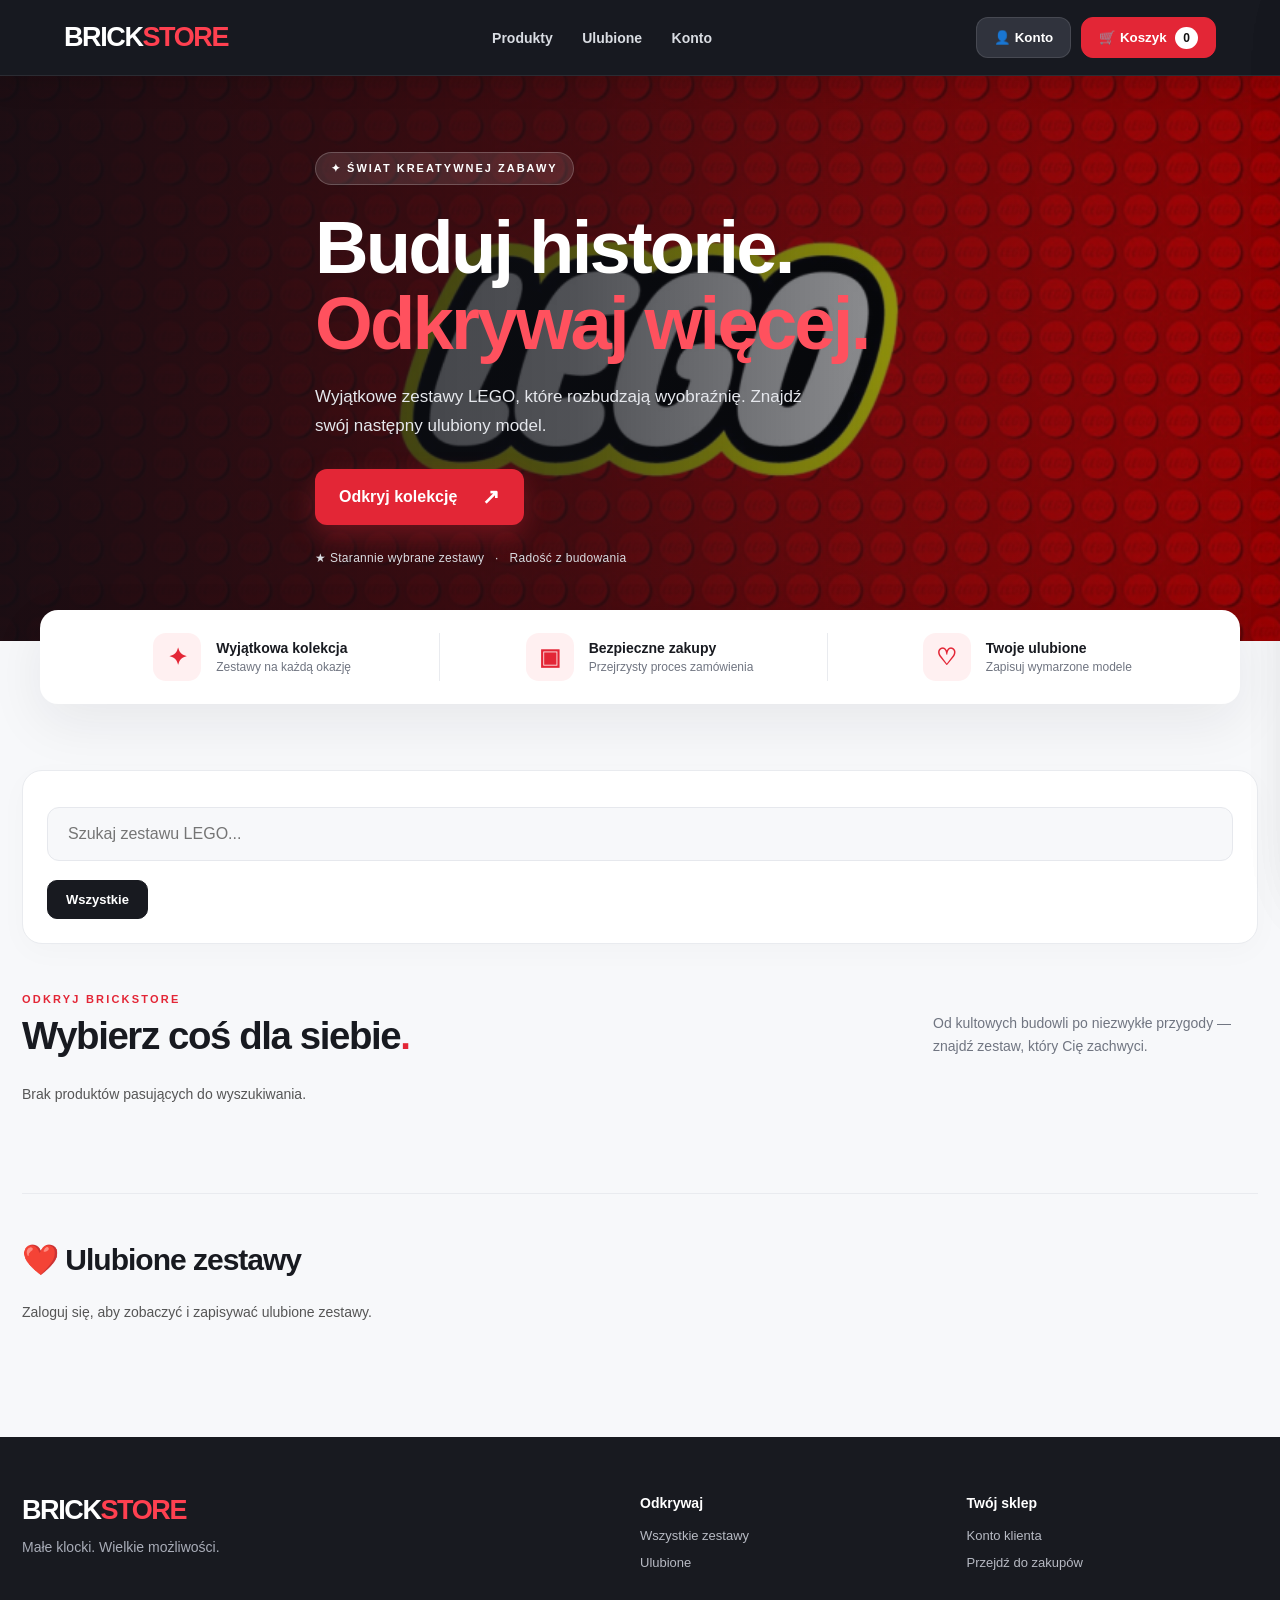
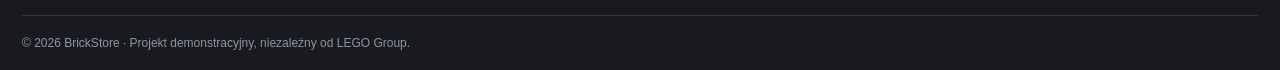
<file: index.html>
<!DOCTYPE html>
<html lang="pl">
<head>
    <meta charset="UTF-8">
    <meta name="viewport" content="width=device-width, initial-scale=1.0">
    <title>BrickStore - Sklep LEGO</title>
    <link rel="stylesheet" href="style.css?v=3-naprawa">
</head>
<body>
<header>
    <div class="logo">BRICK<span>STORE</span></div>
    <nav><a href="#produkty">Produkty</a><a href="#ulubione">Ulubione</a><a href="#konto">Konto</a></nav>
    <div class="header-icons"><button id="accountBtn">👤 Konto</button><button id="cartBtn">🛒 Koszyk <span id="cartCount">0</span></button></div>
</header>
<section class="hero"><div class="hero-content"><span class="hero-eyebrow">✦ ŚWIAT KREATYWNEJ ZABAWY</span><h1>Buduj historie.<br><em>Odkrywaj więcej.</em></h1><p>Wyjątkowe zestawy LEGO, które rozbudzają wyobraźnię. Znajdź swój następny ulubiony model.</p><a href="#produkty" class="hero-btn">Odkryj kolekcję <span aria-hidden="true">↗</span></a><div class="hero-micro">★ Starannie wybrane zestawy &nbsp; · &nbsp; Radość z budowania</div></div></section><div class="benefits"><div><span class="benefit-icon">✦</span><span><strong>Wyjątkowa kolekcja</strong><small>Zestawy na każdą okazję</small></span></div><div><span class="benefit-icon">▣</span><span><strong>Bezpieczne zakupy</strong><small>Przejrzysty proces zamówienia</small></span></div><div><span class="benefit-icon">♡</span><span><strong>Twoje ulubione</strong><small>Zapisuj wymarzone modele</small></span></div></div>
<main>
    <section class="controls"><input type="search" id="searchInput" placeholder="Szukaj zestawu LEGO..." aria-label="Szukaj zestawu LEGO"><div class="categories" id="categoriesContainer"><button class="category active" data-category="Wszystkie">Wszystkie</button></div></section>
    <section id="produkty"><div class="section-heading"><div><span class="section-kicker">ODKRYJ BRICKSTORE</span><h2>Wybierz coś dla siebie<span class="heading-dot">.</span></h2></div><p>Od kultowych budowli po niezwykłe przygody — znajdź zestaw, który Cię zachwyci.</p></div><p id="productsStatus" class="status">Ładowanie produktów…</p><div id="productsContainer" class="products-container"></div></section>
    <section id="ulubione" class="favorites-section"><h2>❤️ Ulubione zestawy</h2><p id="favoritesStatus" class="status">Zaloguj się, aby zobaczyć ulubione zestawy.</p><div id="favoritesContainer" class="products-container"></div></section>
</main>
<footer class="site-footer"><div class="footer-inner"><div><div class="logo">BRICK<span>STORE</span></div><p>Małe klocki. Wielkie możliwości.</p></div><div><strong>Odkrywaj</strong><a href="#produkty">Wszystkie zestawy</a><a href="#ulubione">Ulubione</a></div><div><strong>Twój sklep</strong><a href="#konto" id="footerAccountLink">Konto klienta</a><a href="#produkty">Przejdź do zakupów</a></div></div><div class="footer-bottom">© 2026 BrickStore · Projekt demonstracyjny, niezależny od LEGO Group.</div></footer>
<aside id="cart" class="side-panel" aria-label="Koszyk"><div class="panel-header"><h2>🛒 Twój koszyk</h2><button class="closeBtn" id="closeCart" aria-label="Zamknij koszyk">✕</button></div><div id="cartItems"></div><div class="cart-footer"><h3>Razem: <span id="cartTotal">0,00 zł</span></h3><button type="button" class="checkout-btn" id="checkoutBtn">Przejdź do zamówienia</button></div></aside>
<aside id="accountPanel" class="side-panel" aria-label="Konto użytkownika"><div class="panel-header"><h2>👤 Konto użytkownika</h2><button class="closeBtn" id="closeAccount" aria-label="Zamknij konto">✕</button></div>
    <div id="loginForm"><h3>Zaloguj się</h3><form id="loginFields"><input type="text" id="loginUsername" placeholder="Nazwa użytkownika" autocomplete="username" required><input type="password" id="loginPassword" placeholder="Hasło" autocomplete="current-password" required><button type="submit">Zaloguj się</button></form><p>Nie masz konta? <button type="button" id="showRegister" class="text-button">Załóż konto</button></p></div>
    <div id="registerForm" class="hidden"><h3>Załóż konto</h3><form id="registerFields"><input type="text" id="registerUsername" placeholder="Nazwa użytkownika (min. 3 znaki)" autocomplete="username" minlength="3" maxlength="100" required><input type="password" id="registerPassword" placeholder="Hasło (min. 8 znaków)" autocomplete="new-password" minlength="8" required><button type="submit">Zarejestruj się</button></form><p>Masz już konto? <button type="button" id="showLogin" class="text-button">Zaloguj się</button></p></div>
    <div id="userPanel" class="hidden"><h3>Witaj, <span id="currentUser"></span>!</h3><p>Twoje ulubione zestawy są zapisane na koncie.</p><button id="logoutBtn">Wyloguj się</button></div><p id="accountMessage" class="status" role="status"></p>
</aside>
<section id="checkoutModal" class="checkout-modal hidden" role="dialog" aria-modal="true" aria-labelledby="checkoutTitle">
 <div class="checkout-box"><div class="panel-header"><h2 id="checkoutTitle">📦 Dane do zamówienia</h2><button type="button" id="closeCheckout" class="closeBtn" aria-label="Zamknij">✕</button></div>
 <form id="checkoutForm">
 <label>Imię i nazwisko <input name="customer_name" required minlength="3" maxlength="150" autocomplete="name"></label>
 <label>E-mail <input type="email" name="email" required maxlength="255" autocomplete="email"></label>
 <label>Telefon (opcjonalnie) <input type="tel" name="phone" maxlength="40" autocomplete="tel"></label>
 <label>Ulica, numer domu i mieszkania <input name="delivery_address" required minlength="5" maxlength="255" autocomplete="street-address"></label>
 <div class="checkout-grid"><label>Kod pocztowy <input name="delivery_postal_code" required pattern="[0-9]{2}-[0-9]{3}" placeholder="00-000" autocomplete="postal-code"></label><label>Miasto <input name="delivery_city" required minlength="2" maxlength="100" autocomplete="address-level2"></label></div>
 <label>Metoda płatności <select name="payment_method" required><option value="pobranie">Za pobraniem (przy odbiorze)</option><option value="przelew">Przelew tradycyjny (dane płatności od sprzedawcy)</option></select></label>
 <p class="status">To demonstracyjny sklep: nie pobiera płatności online ani nie organizuje wysyłki automatycznie.</p>
 <div id="checkoutSummary" class="checkout-summary"></div><p id="checkoutMessage" class="status" role="alert"></p>
 <button class="checkout-btn" id="placeOrderBtn" type="submit">Potwierdź zamówienie</button>
 </form><div id="orderSuccess" class="hidden" role="status"></div></div>
 </section><div id="overlay"></div><script src="main.js?v=3-naprawa"></script>
</body></html>
</file>
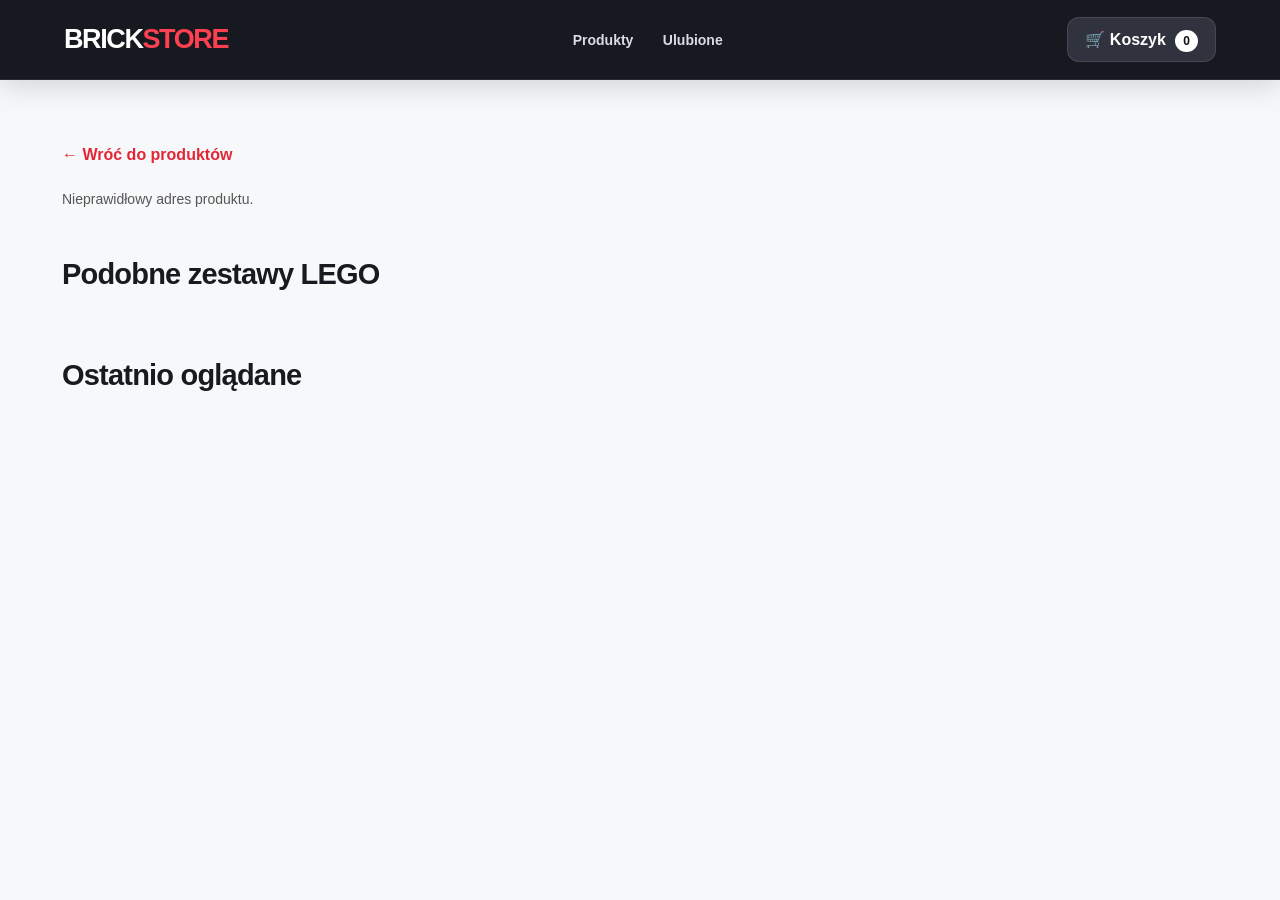
<file: product.html>
<!DOCTYPE html>
<html lang="pl"><head><meta charset="UTF-8"><meta name="viewport" content="width=device-width, initial-scale=1.0"><title>Szczegóły produktu | BrickStore</title><link rel="stylesheet" href="style.css?v=3-naprawa"></head>
<body><header><a class="logo logo-link" href="index.html">BRICK<span>STORE</span></a><nav><a href="index.html#produkty">Produkty</a><a href="index.html#ulubione">Ulubione</a></nav><div class="header-icons"><a class="header-cart-link" href="index.html#produkty">🛒 Koszyk <span id="cartCount">0</span></a></div></header>
<main class="detail-main"><p class="breadcrumb"><a href="index.html#produkty">← Wróć do produktów</a></p><p id="detailStatus" class="status" role="status">Ładowanie szczegółów…</p><article id="productDetail" class="detail-layout hidden"><div class="detail-image-wrap"><img id="detailImage" alt="Zdjęcie produktu"></div><div class="detail-content"><p id="detailCategory" class="detail-category"></p><h1 id="detailName"></h1><p id="detailPrice" class="detail-price"></p><p id="detailStock" class="detail-stock"></p><h2>Opis zestawu</h2><p id="detailDescription" class="detail-description"></p><div class="detail-actions"><label for="detailQuantity">Ilość</label><input id="detailQuantity" type="number" min="1" value="1" step="1"><button id="detailAdd" class="detail-add">🛒 Dodaj do koszyka</button><button id="detailFavorite" class="detail-favorite">♡ Dodaj do ulubionych</button></div><p id="detailMessage" role="status" class="status"></p><button id="shareProduct" class="detail-share" type="button">🔗 Kopiuj link do produktu</button><div class="stock-track"><div id="stockBar"></div></div><p id="stockHint" class="stock-hint"></p><p class="detail-note">Produkty i ceny pobierane są z bazy danych skleplego. Koszyk zapisuje się w tej przeglądarce.</p></div></article><section class="detail-extra"><h2>Podobne zestawy LEGO</h2><div id="relatedProducts" class="products-container"></div><h2 class="recent-title">Ostatnio oglądane</h2><div id="recentProducts" class="products-container"></div></section></main><script src="product.js?v=3-naprawa"></script></body></html>
</file>
<file: style.css>
*{margin:0;padding:0;box-sizing:border-box}html{scroll-behavior:smooth;scroll-padding-top:100px}body{font-family:Arial,sans-serif;background:#f4f4f4;color:#222}header{background:#111;color:#fff;display:flex;justify-content:space-between;align-items:center;padding:18px 7%;position:sticky;top:0;z-index:100;gap:18px}.logo{font-size:26px;font-weight:bold;white-space:nowrap}.logo span{color:#e60012}nav{display:flex;gap:25px}nav a{color:#fff;text-decoration:none}nav a:hover{color:#e60012}.header-icons{display:flex;gap:10px}.header-icons button{background:#e60012;color:#fff;border:0;border-radius:6px;padding:10px 15px;cursor:pointer;white-space:nowrap}#cartCount{background:#fff;color:#111;border-radius:50%;padding:3px 7px;margin-left:5px}.hero{min-height:420px;display:flex;flex-direction:column;justify-content:center;align-items:center;text-align:center;padding:45px 20px;background:linear-gradient(#0009,#0009),url("https://images.unsplash.com/photo-1594736797933-d0501ba2fe65?auto=format&fit=crop&w=1600&q=80") center/cover;color:#fff}.hero h1{font-size:clamp(30px,5vw,48px);margin-bottom:15px}.hero p{font-size:20px;margin-bottom:25px}.hero-btn{background:#e60012;color:#fff;text-decoration:none;padding:14px 25px;border-radius:6px}main{max-width:1300px;margin:auto;padding:50px 20px}h2{margin-bottom:25px}.controls{margin-bottom:40px}#searchInput{width:100%;padding:15px;border:1px solid #ccc;border-radius:8px;font-size:16px;margin-bottom:20px}.categories{display:flex;gap:10px;flex-wrap:wrap}.category{border:0;padding:10px 18px;border-radius:20px;cursor:pointer;background:#fff}.category.active,.category:hover{background:#e60012;color:#fff}.products-container{display:grid;grid-template-columns:repeat(auto-fit,minmax(240px,1fr));gap:25px}.product-card{background:#fff;border-radius:12px;overflow:hidden;box-shadow:0 4px 12px #0001;transition:transform .2s}.product-card:hover{transform:translateY(-5px)}.product-card img{width:100%;height:220px;object-fit:cover;background:#eee}.product-info{padding:18px}.product-category{font-size:13px;color:#777}.product-info h3{margin:8px 0}.description{font-size:14px;line-height:1.45;color:#555;margin-bottom:8px}.stock{font-size:13px;color:#666;margin-bottom:10px}.price{font-size:20px;font-weight:bold;color:#e60012;margin-bottom:15px}.product-buttons{display:flex;gap:10px}.add-cart{flex:1;border:0;background:#111;color:#fff;padding:10px;border-radius:6px;cursor:pointer}.add-cart:disabled{opacity:.5;cursor:not-allowed}.favorite-btn{border:0;padding:10px;background:#eee;border-radius:6px;cursor:pointer;font-size:18px}.favorite-btn.is-favorite{background:#ffe3e6}.favorites-section{margin-top:70px}.side-panel{position:fixed;top:0;right:-450px;width:400px;max-width:100%;height:100dvh;background:#fff;z-index:200;padding:25px;transition:right .3s;overflow-y:auto}.side-panel.open{right:0}.panel-header{display:flex;justify-content:space-between;align-items:center;margin-bottom:30px;gap:12px}.panel-header h2{margin:0}.closeBtn{border:0;background:none;font-size:24px;cursor:pointer}.cart-item{display:flex;gap:12px;margin-bottom:20px;border-bottom:1px solid #ddd;padding-bottom:15px}.cart-item img{width:70px;height:70px;object-fit:cover;border-radius:6px}.cart-info{flex:1;min-width:0}.cart-info strong{overflow-wrap:anywhere}.quantity-controls{display:flex;gap:6px;align-items:center;margin-top:8px;flex-wrap:wrap}.quantity-controls button{border:0;border-radius:4px;padding:5px 9px;cursor:pointer}.remove-item{background:#e60012;color:#fff}.cart-footer{margin-top:30px}.checkout-btn{width:100%;margin-top:15px;background:#e60012;color:#fff;border:0;padding:14px;border-radius:6px;cursor:pointer}input{width:100%;padding:12px;margin:12px 0;border:1px solid #ccc;border-radius:6px;font-size:16px}#loginFields button,#registerFields button,#userPanel button{padding:12px;border:0;border-radius:6px;background:#e60012;color:#fff;cursor:pointer;margin:0 0 15px}.text-button{border:0;background:none;color:#c00;text-decoration:underline;cursor:pointer;font-size:inherit;padding:4px}.hidden{display:none!important}.status{font-size:14px;color:#555;margin:10px 0 18px;line-height:1.5}#overlay{display:none;position:fixed;inset:0;background:#0008;z-index:150}#overlay.show{display:block}@media(max-width:800px){header{flex-wrap:wrap;justify-content:center;padding:15px 4%}nav{order:3;width:100%;justify-content:center;gap:18px}.hero{min-height:350px}.hero p{font-size:17px}.side-panel{width:100%}}@media(max-width:420px){.header-icons{width:100%;justify-content:center}.products-container{grid-template-columns:1fr}main{padding:30px 14px}}

/* Zdjęcia zestawów na białym tle, bez przycinania */
.product-card img { object-fit: contain; background: #fff; padding: 10px; }
/* Baner przesłany przez użytkownika */
.hero { background: linear-gradient(rgba(0,0,0,.28),rgba(0,0,0,.28)), url("images/banergorny.png") center / cover no-repeat; }

/* Szczegółowa strona produktu */
.logo-link{color:white;text-decoration:none}.header-cart-link{background:#e60012;color:white;text-decoration:none;border-radius:6px;padding:10px 15px}.product-title-link{color:inherit;text-decoration:none}.product-title-link:hover,.details-link:hover{color:#e60012}.product-photo-link{display:block}.details-link{display:inline-block;margin:5px 0 14px;color:#c40010;text-decoration:none;font-weight:bold;font-size:14px}.breadcrumb{margin-bottom:25px}.breadcrumb a{color:#b90012;text-decoration:none}.detail-main{max-width:1150px}.detail-layout{display:grid;grid-template-columns:minmax(0,1fr) minmax(0,1fr);gap:45px;background:white;border-radius:16px;padding:35px;box-shadow:0 5px 24px #0001}.detail-image-wrap{background:#fff;border:1px solid #eee;border-radius:12px;display:flex;align-items:center;justify-content:center;min-height:400px}.detail-image-wrap img{width:100%;max-height:520px;object-fit:contain;padding:20px}.detail-category{color:#777;margin-bottom:12px;font-size:15px}.detail-content h1{font-size:clamp(25px,3vw,38px);margin-bottom:18px}.detail-price{font-size:34px;color:#e60012;font-weight:bold;margin-bottom:12px}.detail-stock{color:#14803c;font-weight:bold;margin-bottom:30px}.detail-stock.unavailable{color:#c00}.detail-content h2{font-size:20px;margin-bottom:10px}.detail-description{line-height:1.7;color:#444;margin-bottom:26px}.detail-actions{display:flex;align-items:center;gap:10px;flex-wrap:wrap}.detail-actions label{font-weight:bold}.detail-actions input{width:75px;margin:0}.detail-add{background:#e60012;color:#fff;border:0;border-radius:7px;padding:14px 18px;cursor:pointer;font-weight:bold}.detail-add:disabled{opacity:.45;cursor:not-allowed}.detail-favorite{border:1px solid #ddd;background:#fff;border-radius:7px;padding:13px;cursor:pointer}.detail-note{font-size:12px;color:#777;margin-top:20px;line-height:1.5}@media(max-width:750px){.detail-layout{grid-template-columns:1fr;padding:18px;gap:18px}.detail-image-wrap{min-height:240px}.detail-image-wrap img{max-height:350px}}

/* Dodatkowe funkcje strony produktu */
.detail-share{display:block;margin-top:18px;padding:11px 15px;border:1px solid #ddd;border-radius:7px;background:#fafafa;cursor:pointer}
.stock-track{height:8px;max-width:310px;background:#eee;border-radius:8px;overflow:hidden;margin-top:20px}
#stockBar{height:100%;background:#179c54;transition:width .25s}
.stock-hint{font-size:13px;color:#666;margin-top:7px}
.detail-extra{margin-top:48px}.detail-extra h2{margin-bottom:22px}.detail-extra .recent-title{margin-top:46px}
.mini-product{background:white;border-radius:12px;box-shadow:0 3px 12px #0001;padding:15px;display:flex;flex-direction:column;gap:10px;text-decoration:none;color:#222;min-width:0}
.mini-product:hover{transform:translateY(-3px)}.mini-product img{width:100%;height:180px;object-fit:contain}
.mini-product strong{font-size:16px;line-height:1.35}.mini-product span{font-weight:bold;color:#e60012}

/* FORMULARZ ZAMÓWIENIA */
.checkout-modal { position:fixed; inset:0; z-index:250; display:flex; align-items:center; justify-content:center; padding:16px; overflow-y:auto; }
.checkout-modal.hidden {display:none;}
.checkout-box {background:white; border-radius:14px; width:min(560px,100%); max-height:95vh; overflow-y:auto; padding:26px; box-shadow:0 15px 60px #0004;}
.checkout-box label {display:block; font-size:14px; font-weight:bold; margin:12px 0 0;}
.checkout-box input,.checkout-box select {display:block; width:100%; margin-top:6px; padding:12px; border:1px solid #bbb; border-radius:6px; background:white; font:inherit;}
.checkout-grid {display:grid;grid-template-columns:1fr 1fr;gap:12px;}
.checkout-summary {background:#f4f4f4;padding:14px;border-radius:8px;margin-top:15px;}
.checkout-box .checkout-btn {width:100%;}
#orderSuccess {line-height:1.8; background:#eef9ee; padding:18px; border-radius:8px;}
@media(max-width:480px){.checkout-grid{grid-template-columns:1fr;}.checkout-box{padding:16px;}}

/* Poprawione wyświetlanie zdjęć */
.product-card img,.cart-item img{object-fit:contain;background:#fff}


/* BRICKSTORE — nowa, spójna oprawa wizualna; funkcjonalność sklepu bez zmian */
/* Czcionki systemowe — strona działa także bez internetu. */
:root{--ink:#181a20;--muted:#707581;--accent:#e32636;--accent-dark:#bd1424;--paper:#f7f8fa;--line:#e9ebef;--shadow:0 18px 55px rgba(25,28,39,.075)}
body{font-family:'Segoe UI',Arial,sans-serif;background:var(--paper);color:var(--ink);-webkit-font-smoothing:antialiased}
h1,h2,h3,.logo{font-family:'Outfit','Segoe UI',Arial,sans-serif}
header{background:rgba(19,21,28,.98);padding:18px max(5%,calc((100vw - 1380px)/2));box-shadow:0 8px 28px #0002;backdrop-filter:blur(14px);border-bottom:1px solid #ffffff15}
.logo{font-size:27px;letter-spacing:-1.4px;font-weight:900}.logo span{color:#ff4050}
nav a{font-size:14px;font-weight:700;color:#d9dce2;transition:color .2s}nav a:hover{color:#ff5360}
.header-icons button,.header-cart-link{background:#30333d;border:1px solid #ffffff1c;border-radius:12px;padding:12px 17px;font-weight:700;transition:background .2s,transform .2s}
.header-icons button:hover,.header-cart-link:hover{background:#444855;transform:translateY(-2px)}
#cartBtn{background:var(--accent);border-color:var(--accent)}#cartBtn:hover{background:var(--accent-dark)}
#cartCount{font-size:12px;font-weight:800;padding:4px 8px}
.hero{position:relative;isolation:isolate;min-height:535px;align-items:flex-start;text-align:left;padding:80px max(7%,calc((100vw - 1280px)/2));background:linear-gradient(90deg,rgba(13,15,21,.90) 0%,rgba(13,15,21,.72) 45%,rgba(13,15,21,.15) 100%),url('images/banergorny.png') center/cover no-repeat}
.hero-content{max-width:650px;position:relative;z-index:1}.hero-eyebrow{display:inline-flex;align-items:center;background:#ffffff1c;border:1px solid #ffffff35;color:#fff;border-radius:99px;padding:9px 15px;font-size:11px;font-weight:800;letter-spacing:2px;margin-bottom:25px}
.hero h1{font-size:clamp(42px,5.8vw,78px);line-height:1.02;letter-spacing:-2.8px;margin-bottom:22px;font-weight:900;text-wrap:balance}.hero h1 em{font-style:normal;color:#ff515e}
.hero p{font-size:17px;line-height:1.7;color:#e5e7ec;max-width:510px;margin-bottom:28px}
.hero-btn{display:inline-flex;align-items:center;gap:25px;background:var(--accent);padding:16px 24px;border-radius:12px;font-weight:800;box-shadow:0 10px 26px #e3263650;transition:transform .2s,background .2s}.hero-btn:hover{background:var(--accent-dark);transform:translateY(-3px)}.hero-btn span{font-size:21px}
.hero-micro{font-size:12px;letter-spacing:.3px;color:#d9dce1;margin-top:26px}
.benefits{max-width:1240px;margin:-31px auto 0;position:relative;z-index:2;background:#fff;border-radius:18px;box-shadow:var(--shadow);display:grid;grid-template-columns:repeat(3,1fr);padding:23px 25px;gap:12px}
.benefits>div{display:flex;align-items:center;justify-content:center;gap:15px;border-right:1px solid var(--line)}.benefits>div:last-child{border:0}.benefit-icon{display:grid;place-items:center;background:#fff0f1;color:var(--accent);width:48px;height:48px;border-radius:13px;font-size:23px;font-weight:800}.benefits strong,.benefits small{display:block}.benefits strong{font-size:14px}.benefits small{font-size:12px;color:var(--muted);margin-top:4px}
main{max-width:1280px;padding:66px 22px}.controls{background:#fff;border:1px solid var(--line);padding:24px;border-radius:20px;margin-bottom:45px;box-shadow:0 8px 30px #16192406}
#searchInput{background:#f7f8fa;border:1px solid #e6e8ed;padding:17px 20px;border-radius:12px;margin-bottom:19px;outline:0;transition:border-color .2s,box-shadow .2s}#searchInput:focus{border-color:var(--accent);box-shadow:0 0 0 4px #e3263615}
.category{background:#f3f4f7;border:1px solid #e9ebef;border-radius:10px;font-size:13px;font-weight:700;padding:11px 18px;transition:all .2s}.category.active,.category:hover{background:var(--ink);color:#fff;border-color:var(--ink)}
.section-heading{display:flex;align-items:end;justify-content:space-between;gap:25px;margin-bottom:26px}.section-kicker{font-size:11px;font-weight:900;letter-spacing:2.2px;color:var(--accent)}.section-heading h2{font-size:clamp(27px,3vw,40px);letter-spacing:-1.4px;margin:7px 0 0}.heading-dot{color:var(--accent)}.section-heading p{color:var(--muted);font-size:14px;max-width:325px;line-height:1.65}
.products-container{grid-template-columns:repeat(auto-fill,minmax(245px,1fr));gap:22px}.product-card{border:1px solid var(--line);border-radius:19px;box-shadow:0 6px 22px #181a200a;transition:transform .25s,box-shadow .25s,border-color .25s;display:flex;flex-direction:column}.product-card:hover{transform:translateY(-7px);box-shadow:0 20px 45px #171b2418;border-color:#dfe2e8}
.product-photo-link{background:linear-gradient(155deg,#fff 20%,#f8f9fc);padding:15px 13px 0}.product-card img{height:235px;object-fit:contain;background:transparent;padding:12px;transition:transform .3s}.product-card:hover img{transform:scale(1.055)}
.product-info{padding:18px 20px 21px;display:flex;flex-direction:column;flex:1}.product-category{display:inline-block;color:#9d2934;background:#fff0f1;border-radius:6px;font-weight:800;letter-spacing:.4px;font-size:10px;text-transform:uppercase;padding:7px 9px;align-self:flex-start}.product-info h3{font-size:18px;line-height:1.35;letter-spacing:-.3px;margin:13px 0 9px}.product-title-link:hover{color:var(--accent)}.description{color:#818590;font-size:13px;line-height:1.55}.stock{font-size:12px;margin-top:auto;color:#537d62;padding-top:9px}.price{font-size:25px;letter-spacing:-.7px;color:var(--ink);margin:12px 0 15px}.details-link{color:var(--accent);font-size:12px;margin:0 0 16px;font-weight:800}.product-buttons{gap:8px}.add-cart{background:var(--accent);border-radius:10px;padding:13px;font-size:13px;font-weight:800;transition:background .2s}.add-cart:hover:not(:disabled){background:var(--accent-dark)}.favorite-btn{background:#f4f5f7;border:1px solid #e8eaf0;border-radius:10px;min-width:45px}
.favorites-section{padding-top:48px;border-top:1px solid var(--line)}.favorites-section h2{font-size:30px;letter-spacing:-1px}
.side-panel{box-shadow:-20px 0 65px #0002;border-radius:18px 0 0 18px}.panel-header h2{font-size:24px;letter-spacing:-.5px}.cart-item{border-color:var(--line)}.cart-item img{border:1px solid var(--line);border-radius:12px}.cart-footer{border-top:1px solid var(--line);padding-top:20px}.checkout-btn,.detail-add{background:var(--accent);border-radius:11px;font-weight:800;padding:15px;transition:background .2s}.checkout-btn:hover,.detail-add:hover{background:var(--accent-dark)}.checkout-box{border-radius:22px;box-shadow:0 30px 90px #0005}.checkout-box input,.checkout-box select{border-radius:10px;border-color:#e1e3e8}.checkout-summary{background:#f7f8fa;border-radius:12px}
.detail-main{max-width:1200px}.breadcrumb a{font-weight:800;color:var(--accent)}.detail-layout{border:1px solid var(--line);border-radius:24px;box-shadow:var(--shadow);gap:40px}.detail-image-wrap{background:linear-gradient(145deg,#fff,#f8f9fc);border-radius:18px}.detail-category{font-size:12px;font-weight:900;letter-spacing:1px;text-transform:uppercase;color:var(--accent)}.detail-content h1{font-size:clamp(28px,3vw,43px);letter-spacing:-1.3px;line-height:1.15}.detail-price{color:var(--ink);font-size:38px}.detail-description{color:#626773}.detail-favorite,.detail-share{border-radius:10px}.detail-extra h2{font-size:29px;letter-spacing:-.8px}.mini-product{border:1px solid var(--line);border-radius:16px;box-shadow:0 7px 24px #181a200b;transition:transform .2s}.mini-product span{color:var(--accent)}
.site-footer{background:#181a20;color:#fff;margin-top:30px;padding:58px 22px 20px}.footer-inner{max-width:1236px;margin:auto;display:grid;grid-template-columns:2fr 1fr 1fr;gap:35px}.footer-inner p{color:#a9adb8;font-size:14px;margin-top:13px}.footer-inner>div:not(:first-child){display:flex;flex-direction:column;gap:12px}.footer-inner strong{font-size:14px;margin-bottom:5px}.footer-inner a{color:#b7bac3;text-decoration:none;font-size:13px}.footer-inner a:hover{color:#fff}.footer-bottom{max-width:1236px;margin:45px auto 0;padding-top:20px;border-top:1px solid #ffffff20;color:#9095a1;font-size:12px}
@media(max-width:850px){.benefits{margin:-18px 18px 0}.benefits>div{gap:8px}.benefit-icon{width:39px;height:39px}.benefits strong{font-size:12px}.benefits small{font-size:10px}.hero{min-height:475px;padding:75px 6%}.section-heading{align-items:start;flex-direction:column;gap:9px}}
@media(max-width:600px){header{gap:12px}.logo{font-size:24px}nav{gap:20px}.hero{min-height:475px;padding:66px 22px;background:linear-gradient(90deg,#101218e8,#1012189c),url('images/banergorny.png') center/cover}.hero h1{font-size:46px;letter-spacing:-1.8px}.hero p{font-size:15px}.hero-eyebrow{font-size:9px}.benefits{grid-template-columns:1fr;margin:-12px 16px 0;padding:12px 19px;gap:0}.benefits>div{justify-content:flex-start;padding:11px 0;border-right:0;border-bottom:1px solid var(--line)}.benefits>div:last-child{border-bottom:0}.benefits strong{font-size:13px}.benefits small{font-size:11px}main{padding:42px 15px}.controls{padding:17px;border-radius:15px}.products-container{grid-template-columns:repeat(2,minmax(0,1fr));gap:12px}.product-card{border-radius:13px}.product-card img{height:155px;padding:6px}.product-info{padding:12px}.product-info h3{font-size:14px}.product-category{font-size:9px;padding:5px}.description{font-size:11px}.price{font-size:19px}.product-buttons{flex-wrap:wrap}.add-cart{font-size:11px;padding:10px 7px}.favorite-btn{min-width:36px;padding:7px}.footer-inner{grid-template-columns:1fr 1fr;gap:30px}.footer-inner>div:first-child{grid-column:1/-1}.detail-layout{padding:16px}.detail-image-wrap{min-height:230px}}
@media(max-width:350px){.products-container{grid-template-columns:1fr}.hero h1{font-size:39px}}
@media(prefers-reduced-motion:reduce){*,*:before,*:after{scroll-behavior:auto!important;transition:none!important}}

/* NAPRAWA UKŁADU: stabilna siatka i odstępy na wszystkich ekranach */
body{min-width:320px;overflow-x:hidden}
header{width:100%;display:grid;grid-template-columns:auto minmax(0,1fr) auto;align-items:center;gap:28px;padding:17px clamp(18px,5vw,80px)}
header nav{display:flex;align-items:center;justify-content:center;gap:clamp(12px,2.3vw,34px);min-width:0}
.header-icons{display:flex;align-items:center;justify-content:flex-end;gap:10px}
.hero{width:100%;min-height:490px;display:flex;align-items:center;justify-content:flex-start;text-align:left;padding:76px clamp(22px,8vw,130px)}
.hero-content{width:min(100%,650px)}
.hero h1{max-width:650px;overflow-wrap:normal}
.benefits{width:calc(100% - 44px);max-width:1200px}
main{width:100%;max-width:1280px;margin-inline:auto}
.section-heading{min-width:0}
.products-container{display:grid;grid-template-columns:repeat(auto-fill,minmax(240px,1fr));align-items:stretch}
.product-card{min-width:0}
.product-photo-link{display:flex;align-items:center;justify-content:center;height:260px}
.product-card img{display:block;width:100%;height:100%;max-height:235px;object-fit:contain}
.product-info{min-width:0}
.product-info h3,.description{overflow-wrap:anywhere}
#productsStatus{margin-bottom:18px}
#productsStatus:empty{display:none}
#cartItems{min-height:40px}
.checkout-modal{background:rgba(12,15,25,.55)}
.detail-layout{min-width:0}
.detail-content{min-width:0}
@media(max-width:950px){
 header{grid-template-columns:1fr auto;gap:12px 16px;padding:15px 22px}
 header nav{grid-column:1/-1;grid-row:2;justify-content:center;flex-wrap:wrap;padding-top:5px}
 .hero{min-height:430px;padding:65px 6%}
 .benefits{margin-top:-18px}
}
@media(max-width:650px){
 header{grid-template-columns:1fr auto;gap:10px;padding:14px 16px}
 .logo{font-size:22px}
 .header-icons{width:auto;gap:6px}
 .header-icons button,.header-cart-link{font-size:12px;padding:10px 9px}
 header nav{width:100%;gap:18px;font-size:13px}
 .hero{min-height:400px;padding:50px 22px}
 .hero h1{font-size:clamp(34px,9vw,48px);letter-spacing:-1.2px}
 .hero p{font-size:15px}
 .benefits{width:calc(100% - 30px);margin:-12px 15px 0}
 main{padding:35px 15px}
 .section-heading{display:block}
 .section-heading p{margin-top:12px}
 .products-container{grid-template-columns:repeat(2,minmax(0,1fr));gap:12px}
 .product-photo-link{height:170px;padding:7px}
 .product-card img{height:155px;max-height:155px}
 .product-info{padding:12px}
 .product-info h3{font-size:14px}
 .description{font-size:11px}
 .price{font-size:19px}
 .product-buttons{display:flex;flex-wrap:wrap}
 .add-cart{min-width:100%;font-size:12px}
 .favorite-btn{min-width:38px}
 .detail-layout{grid-template-columns:1fr;gap:20px}
 .footer-inner{grid-template-columns:1fr 1fr}
}
@media(max-width:390px){.products-container{grid-template-columns:1fr}.product-photo-link{height:230px}.product-card img{height:210px;max-height:210px}.header-icons button{padding:9px 7px}}
</file>
